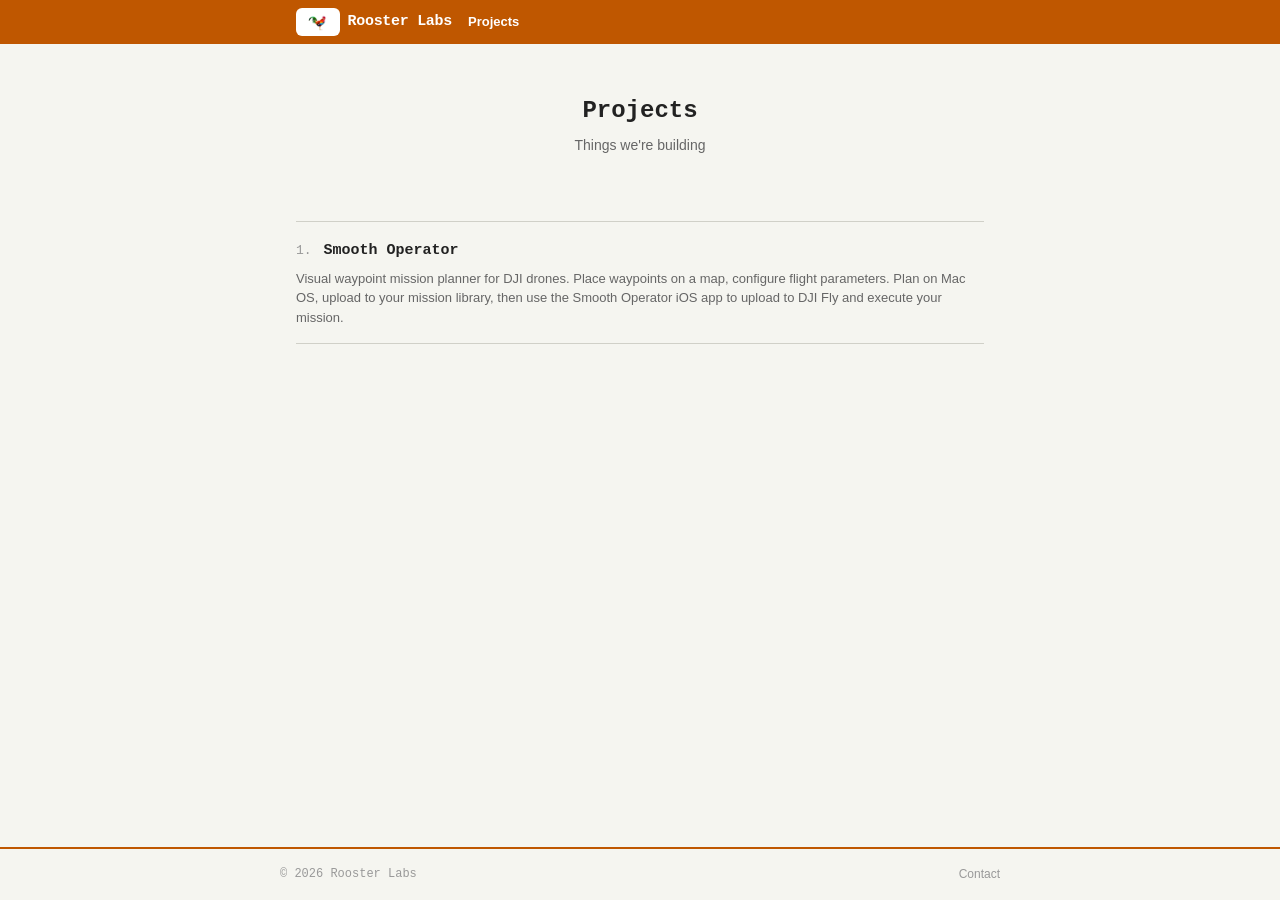
<file: index.html>
<!DOCTYPE html>
<html lang="en">
<head>
  <meta charset="UTF-8">
  <meta name="viewport" content="width=device-width, initial-scale=1.0">
  <title>Rooster Labs</title>
  <meta property="og:title" content="Rooster Labs">
  <meta property="og:description" content="Things we're building">
  <meta property="og:image" content="https://www.rooster-labs.com/rooster.png">
  <meta property="og:url" content="https://www.rooster-labs.com">
  <meta property="og:type" content="website">
  <meta name="twitter:card" content="summary_large_image">
  <link rel="icon" type="image/png" sizes="32x32" href="/favicon-32.png">
  <link rel="icon" type="image/png" sizes="16x16" href="/favicon-16.png">
  <link rel="apple-touch-icon" href="/apple-touch-icon.png">
  <link rel="stylesheet" href="/style.css">
</head>
<body>
  <div class="topbar">
    <div class="topbar-inner">
      <a href="/" class="site-name"><img src="/rooster.png" alt="" class="nav-rooster">Rooster Labs</a>
      <div class="nav-links">
        <a href="/" class="active">Projects</a>
      </div>
    </div>
  </div>

  <div class="container">
    <div class="home-hero">
      <h1>Projects</h1>
      <p>Things we're building</p>
    </div>

    <ul class="project-list">
      <li class="project-item">
        <div>
          <span class="project-num">1.</span>
          <span class="project-title"><a href="/smooth-operator">Smooth Operator</a></span>
        </div>
        <p class="project-desc">Visual waypoint mission planner for DJI drones. Place waypoints on a map, configure flight parameters. Plan on Mac OS, upload to your mission library, then use the Smooth Operator iOS app to upload to DJI Fly and execute your mission.</p>
      </li>
    </ul>
  </div>

  <footer>
    <div class="footer-inner">
      <p>&copy; 2026 Rooster Labs</p>
      <div class="footer-links">
        <a href="mailto:samalaniz25@gmail.com">Contact</a>
      </div>
    </div>
  </footer>
</body>
</html>
</file>
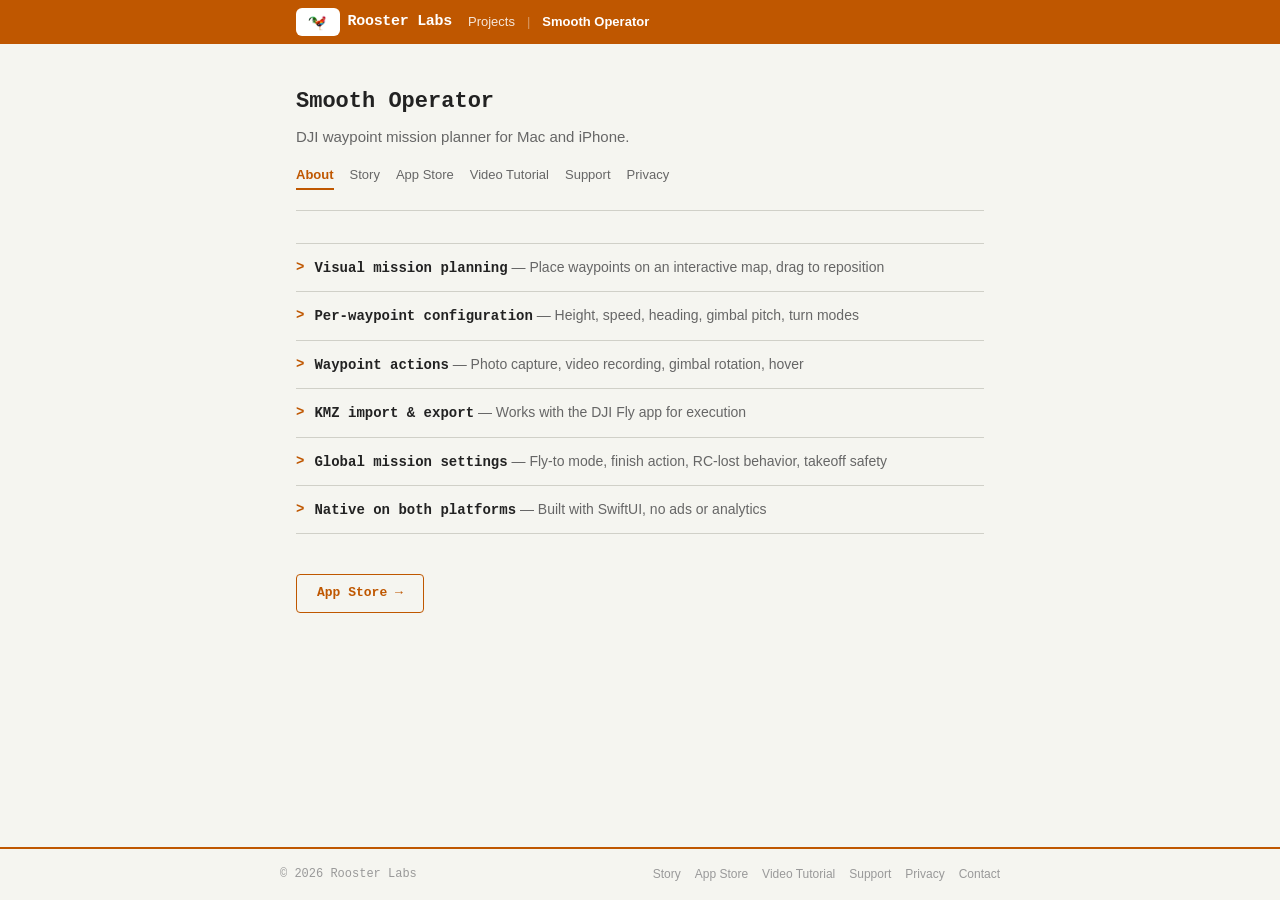
<file: smooth-operator/index.html>
<!DOCTYPE html>
<html lang="en">
<head>
  <meta charset="UTF-8">
  <meta name="viewport" content="width=device-width, initial-scale=1.0">
  <title>Smooth Operator — Rooster Labs</title>
  <meta property="og:title" content="Smooth Operator">
  <meta property="og:description" content="DJI waypoint mission planner for Mac and iPhone">
  <meta property="og:image" content="https://www.rooster-labs.com/rooster.png">
  <meta property="og:url" content="https://www.rooster-labs.com/smooth-operator">
  <meta property="og:type" content="website">
  <meta name="twitter:card" content="summary_large_image">
  <link rel="icon" type="image/png" sizes="32x32" href="/favicon-32.png">
  <link rel="icon" type="image/png" sizes="16x16" href="/favicon-16.png">
  <link rel="apple-touch-icon" href="/apple-touch-icon.png">
  <link rel="stylesheet" href="/style.css?v=20260808-app-store">
</head>
<body>
  <div class="topbar">
    <div class="topbar-inner">
      <a href="/" class="site-name"><img src="/rooster.png" alt="" class="nav-rooster">Rooster Labs</a>
      <div class="nav-links">
        <a href="/">Projects</a>
        <span class="nav-sep">|</span>
        <a href="/smooth-operator" class="active">Smooth Operator</a>
      </div>
    </div>
  </div>

  <div class="container">
    <div class="project-header">
      <h1>Smooth Operator</h1>
      <p class="tagline">DJI waypoint mission planner for Mac and iPhone.</p>
      <div class="project-subnav">
        <a href="/smooth-operator" class="active">About</a>
        <a href="/smooth-operator/story/">Story</a>
        <a href="/smooth-operator/app-store/">App Store</a>
        <a href="/smooth-operator/video-tutorial/">Video Tutorial</a>
        <a href="/smooth-operator/support.html">Support</a>
        <a href="/smooth-operator/privacy.html">Privacy</a>
      </div>
    </div>

    <ul class="features-list">
      <li>
        <span class="feature-bullet">&gt;</span>
        <div class="feature-text"><strong>Visual mission planning</strong> <span>— Place waypoints on an interactive map, drag to reposition</span></div>
      </li>
      <li>
        <span class="feature-bullet">&gt;</span>
        <div class="feature-text"><strong>Per-waypoint configuration</strong> <span>— Height, speed, heading, gimbal pitch, turn modes</span></div>
      </li>
      <li>
        <span class="feature-bullet">&gt;</span>
        <div class="feature-text"><strong>Waypoint actions</strong> <span>— Photo capture, video recording, gimbal rotation, hover</span></div>
      </li>
      <li>
        <span class="feature-bullet">&gt;</span>
        <div class="feature-text"><strong>KMZ import &amp; export</strong> <span>— Works with the DJI Fly app for execution</span></div>
      </li>
      <li>
        <span class="feature-bullet">&gt;</span>
        <div class="feature-text"><strong>Global mission settings</strong> <span>— Fly-to mode, finish action, RC-lost behavior, takeoff safety</span></div>
      </li>
      <li>
        <span class="feature-bullet">&gt;</span>
        <div class="feature-text"><strong>Native on both platforms</strong> <span>— Built with SwiftUI, no ads or analytics</span></div>
      </li>
    </ul>

    <div class="download-section">
      <a href="https://apps.apple.com/us/app/drone-smooth-operator/id6760623759" class="download-link">App Store &rarr;</a>
    </div>
  </div>

  <footer>
    <div class="footer-inner">
      <p>&copy; 2026 Rooster Labs</p>
      <div class="footer-links">
        <a href="/smooth-operator/story/">Story</a>
        <a href="/smooth-operator/app-store/">App Store</a>
        <a href="/smooth-operator/video-tutorial/">Video Tutorial</a>
        <a href="/smooth-operator/support.html">Support</a>
        <a href="/smooth-operator/privacy.html">Privacy</a>
        <a href="mailto:samalaniz25@gmail.com">Contact</a>
      </div>
    </div>
  </footer>
</body>
</html>
</file>
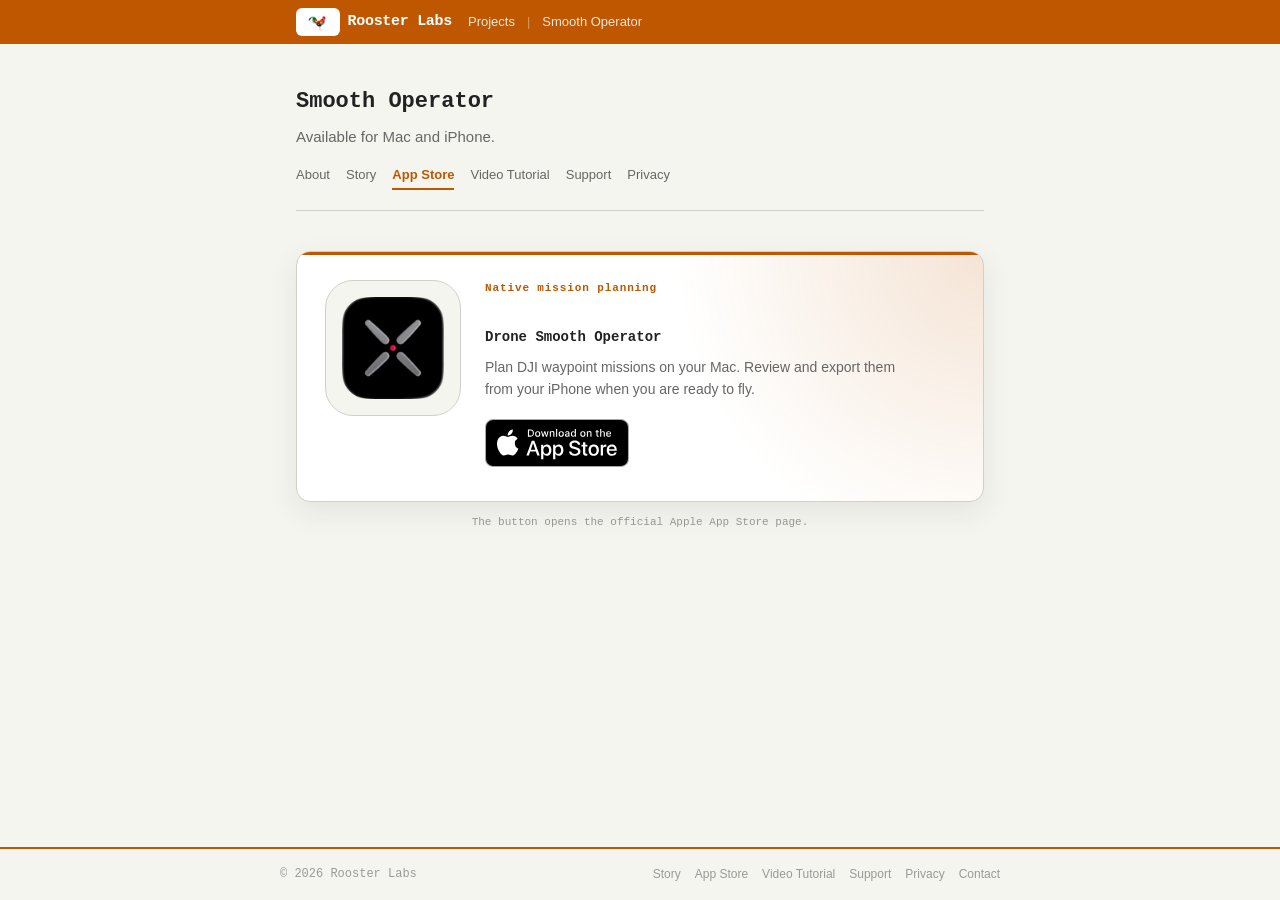
<file: smooth-operator/app-store/index.html>
<!DOCTYPE html>
<html lang="en">
<head>
  <meta charset="UTF-8">
  <meta name="viewport" content="width=device-width, initial-scale=1.0">
  <title>App Store — Smooth Operator — Rooster Labs</title>
  <meta property="og:title" content="Smooth Operator on the App Store">
  <meta property="og:description" content="Download Drone Smooth Operator for Mac and iPhone">
  <meta property="og:image" content="https://www.rooster-labs.com/rooster.png">
  <meta property="og:url" content="https://www.rooster-labs.com/smooth-operator/app-store">
  <meta property="og:type" content="website">
  <meta name="twitter:card" content="summary_large_image">
  <script type="application/ld+json">
  {
    "@context": "https://schema.org",
    "@type": "SoftwareApplication",
    "name": "Drone Smooth Operator",
    "applicationCategory": "UtilitiesApplication",
    "operatingSystem": "macOS, iOS",
    "downloadUrl": "https://apps.apple.com/us/app/drone-smooth-operator/id6760623759"
  }
  </script>
  <link rel="icon" type="image/png" sizes="32x32" href="../../favicon-32.png">
  <link rel="icon" type="image/png" sizes="16x16" href="../../favicon-16.png">
  <link rel="apple-touch-icon" href="../../apple-touch-icon.png">
  <link rel="stylesheet" href="../../style.css?v=20260808-app-store">
</head>
<body>
  <div class="topbar">
    <div class="topbar-inner">
      <a href="../../" class="site-name"><img src="../../rooster.png" alt="" class="nav-rooster">Rooster Labs</a>
      <div class="nav-links">
        <a href="../../">Projects</a>
        <span class="nav-sep">|</span>
        <a href="../">Smooth Operator</a>
      </div>
    </div>
  </div>

  <div class="container">
    <div class="project-header">
      <h1>Smooth Operator</h1>
      <p class="tagline">Available for Mac and iPhone.</p>
      <div class="project-subnav">
        <a href="../">About</a>
        <a href="../story/">Story</a>
        <a href="./" class="active">App Store</a>
        <a href="../video-tutorial/">Video Tutorial</a>
        <a href="../support.html">Support</a>
        <a href="../privacy.html">Privacy</a>
      </div>
    </div>

    <main class="content app-store-page">
      <section class="app-store-card">
        <div class="app-store-art" aria-hidden="true">
          <img src="smooth-operator-app-icon.png" alt="">
        </div>
        <div class="app-store-details">
          <p class="app-store-eyebrow">Native mission planning</p>
          <h2>Drone Smooth Operator</h2>
          <p class="app-store-copy">Plan DJI waypoint missions on your Mac. Review and export them from your iPhone when you are ready to fly.</p>
          <a class="app-store-badge-link" href="https://apps.apple.com/us/app/drone-smooth-operator/id6760623759" target="_blank" rel="noopener">
            <img class="app-store-badge" src="download-on-the-app-store.svg" alt="Download on the App Store">
          </a>
        </div>
      </section>
      <p class="app-store-note">The button opens the official Apple App Store page.</p>
    </main>
  </div>

  <footer>
    <div class="footer-inner">
      <p>&copy; 2026 Rooster Labs</p>
      <div class="footer-links">
        <a href="../story/">Story</a>
        <a href="./">App Store</a>
        <a href="../video-tutorial/">Video Tutorial</a>
        <a href="../support.html">Support</a>
        <a href="../privacy.html">Privacy</a>
        <a href="mailto:samalaniz25@gmail.com">Contact</a>
      </div>
    </div>
  </footer>
</body>
</html>
</file>
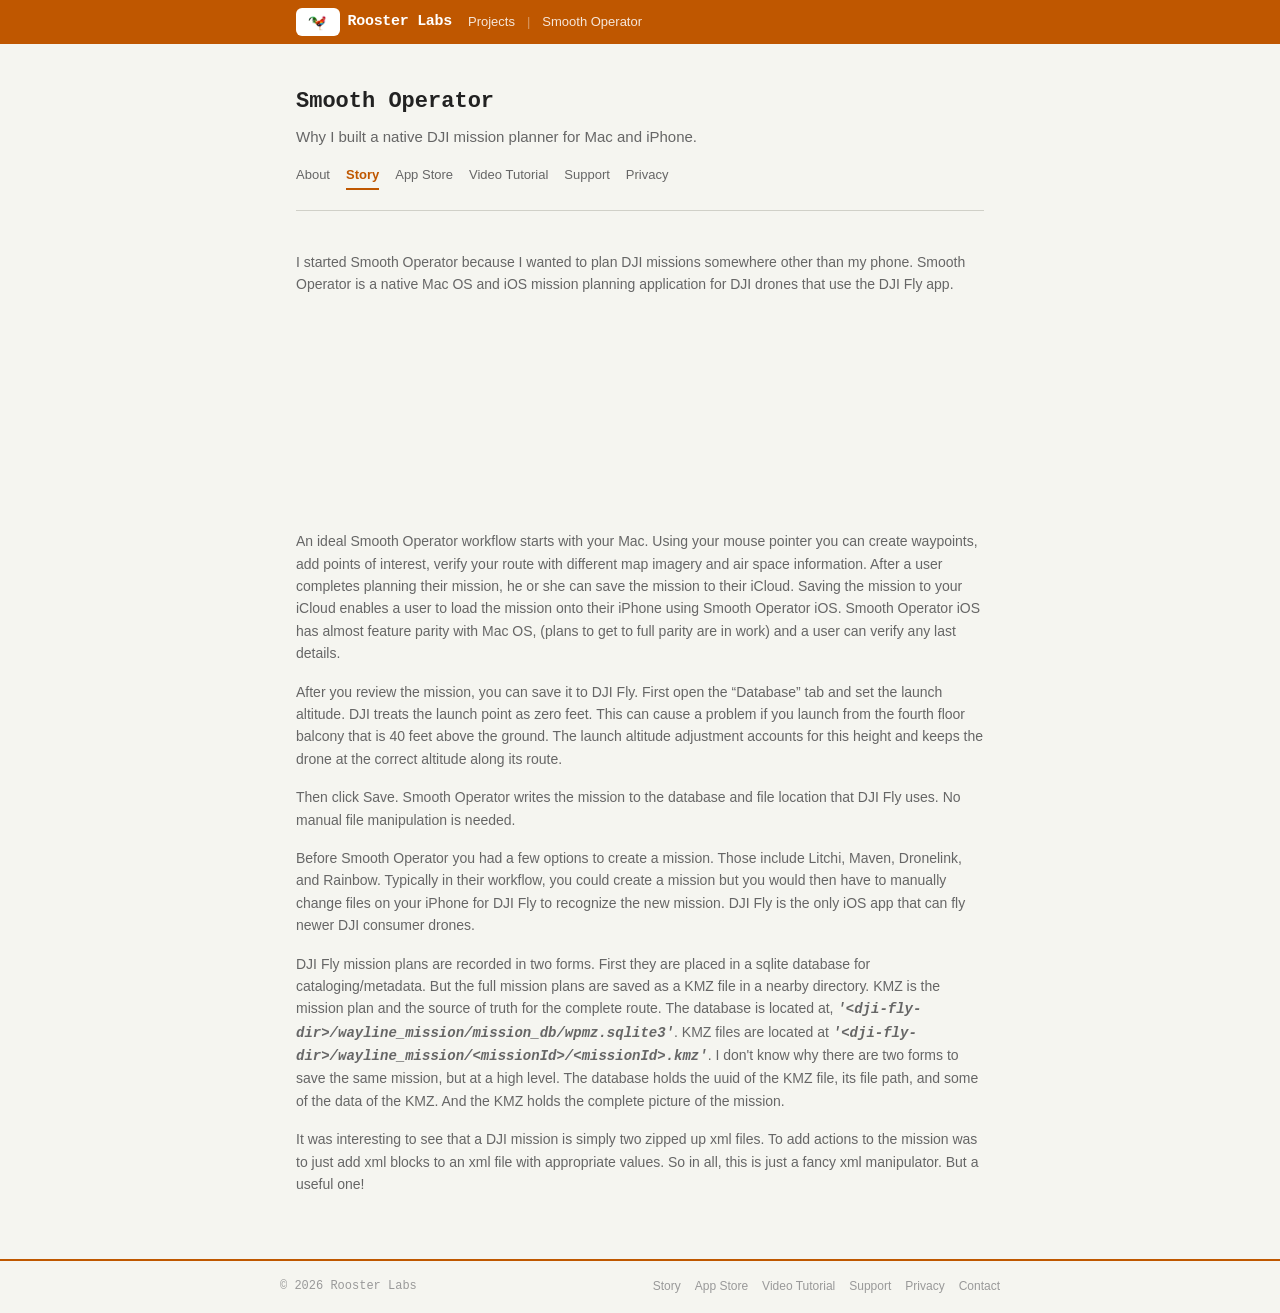
<file: smooth-operator/story/index.html>
<!DOCTYPE html>
<html lang="en">
<head>
  <meta charset="UTF-8">
  <meta name="viewport" content="width=device-width, initial-scale=1.0">
  <title>The Story — Smooth Operator — Rooster Labs</title>
  <meta property="og:title" content="The Story — Smooth Operator">
  <meta property="og:description" content="Why I built a native DJI mission planner for Mac and iPhone">
  <meta property="og:image" content="https://www.rooster-labs.com/rooster.png">
  <meta property="og:url" content="https://www.rooster-labs.com/smooth-operator/story">
  <meta property="og:type" content="article">
  <meta name="twitter:card" content="summary_large_image">
  <link rel="icon" type="image/png" sizes="32x32" href="../../favicon-32.png">
  <link rel="icon" type="image/png" sizes="16x16" href="../../favicon-16.png">
  <link rel="apple-touch-icon" href="../../apple-touch-icon.png">
  <link rel="stylesheet" href="../../style.css?v=20260808-app-store">
</head>
<body>
  <div class="topbar">
    <div class="topbar-inner">
      <a href="../../" class="site-name"><img src="../../rooster.png" alt="" class="nav-rooster">Rooster Labs</a>
      <div class="nav-links">
        <a href="../../">Projects</a>
        <span class="nav-sep">|</span>
        <a href="../">Smooth Operator</a>
      </div>
    </div>
  </div>

  <div class="container">
    <div class="project-header">
      <h1>Smooth Operator</h1>
      <p class="tagline">Why I built a native DJI mission planner for Mac and iPhone.</p>
      <div class="project-subnav">
        <a href="../">About</a>
        <a href="./" class="active">Story</a>
        <a href="../app-store/">App Store</a>
        <a href="../video-tutorial/">Video Tutorial</a>
        <a href="../support.html">Support</a>
        <a href="../privacy.html">Privacy</a>
      </div>
    </div>

    <article class="content story-content">
      <p>I started Smooth Operator because I wanted to plan DJI missions somewhere other than my phone. Smooth Operator is a native Mac OS and iOS mission planning application for DJI drones that use the DJI Fly app.</p>

      <div class="video-embed story-video">
        <iframe
          src="https://www.youtube-nocookie.com/embed/CewIHj3quNc"
          title="Smooth Operator story video"
          loading="lazy"
          allow="accelerometer; autoplay; clipboard-write; encrypted-media; gyroscope; picture-in-picture; web-share"
          allowfullscreen>
        </iframe>
      </div>

      <p>An ideal Smooth Operator workflow starts with your Mac. Using your mouse pointer you can create waypoints, add points of interest, verify your route with different map imagery and air space information. After a user completes planning their mission, he or she can save the mission to their iCloud. Saving the mission to your iCloud enables a user to load the mission onto their iPhone using Smooth Operator iOS. Smooth Operator iOS has almost feature parity with Mac OS, (plans to get to full parity are in work) and a user can verify any last details.</p>

      <p>After you review the mission, you can save it to DJI Fly. First open the “Database” tab and set the launch altitude. DJI treats the launch point as zero feet. This can cause a problem if you launch from the fourth floor balcony that is 40 feet above the ground. The launch altitude adjustment accounts for this height and keeps the drone at the correct altitude along its route.</p>

      <p>Then click Save. Smooth Operator writes the mission to the database and file location that DJI Fly uses. No manual file manipulation is needed.</p>

      <p>Before Smooth Operator you had a few options to create a mission. Those include Litchi, Maven, Dronelink, and Rainbow. Typically in their workflow, you could create a mission but you would then have to manually change files on your iPhone for DJI Fly to recognize the new mission. DJI Fly is the only iOS app that can fly newer DJI consumer drones.</p>

      <p>DJI Fly mission plans are recorded in two forms. First they are placed in a sqlite database for cataloging/metadata. But the full mission plans are saved as a KMZ file in a nearby directory. KMZ is the mission plan and the source of truth for the complete route. The database is located at, <strong><em>'&lt;dji-fly-dir&gt;/wayline_mission/mission_db/wpmz.sqlite3'</em></strong>. KMZ files are located at <strong><em>'&lt;dji-fly-dir&gt;/wayline_mission/&lt;missionId&gt;/&lt;missionId&gt;.kmz'</em></strong>. I don't know why there are two forms to save the same mission, but at a high level. The database holds the uuid of the KMZ file, its file path, and some of the data of the KMZ. And the KMZ holds the complete picture of the mission.</p>

      <p>It was interesting to see that a DJI mission is simply two zipped up xml files. To add actions to the mission was to just add xml blocks to an xml file with appropriate values. So in all, this is just a fancy xml manipulator. But a useful one!</p>

    </article>
  </div>

  <footer>
    <div class="footer-inner">
      <p>&copy; 2026 Rooster Labs</p>
      <div class="footer-links">
        <a href="./">Story</a>
        <a href="../app-store/">App Store</a>
        <a href="../video-tutorial/">Video Tutorial</a>
        <a href="../support.html">Support</a>
        <a href="../privacy.html">Privacy</a>
        <a href="mailto:samalaniz25@gmail.com">Contact</a>
      </div>
    </div>
  </footer>
</body>
</html>
</file>
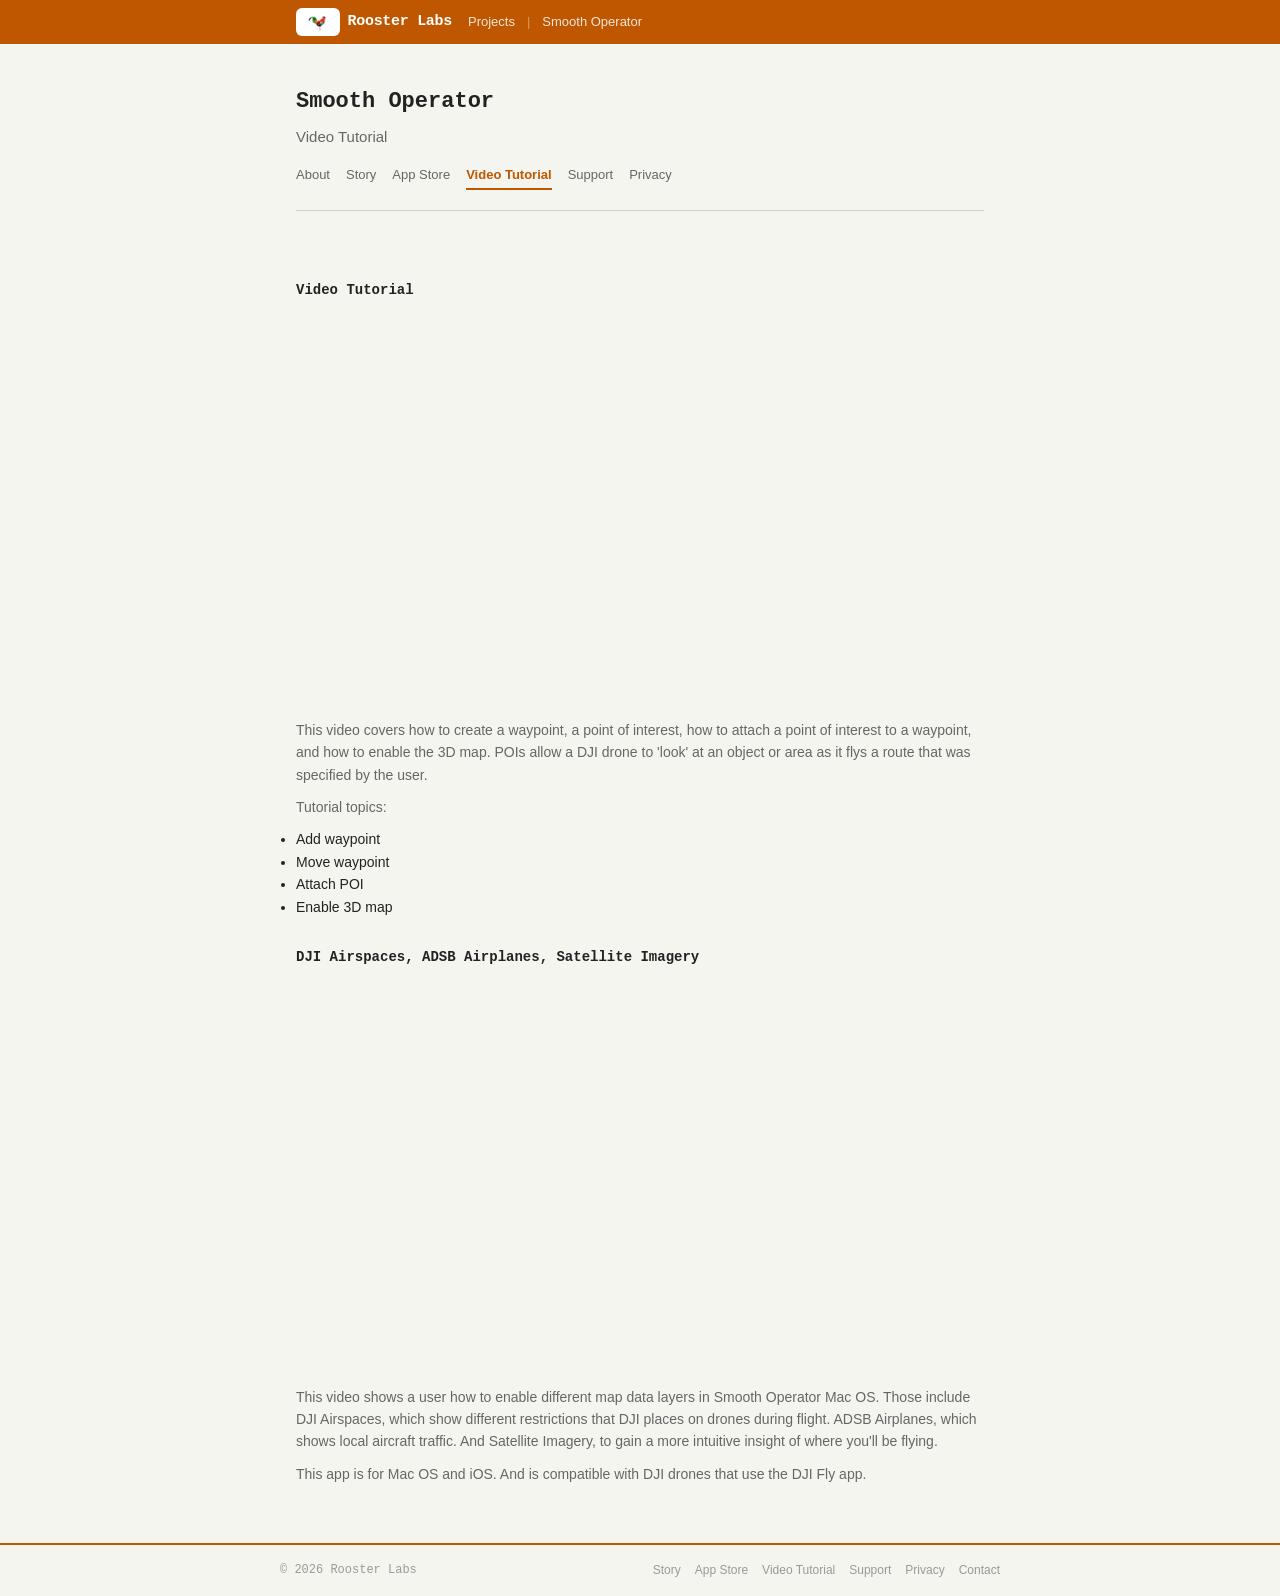
<file: smooth-operator/video-tutorial/index.html>
<!DOCTYPE html>
<html lang="en">
<head>
  <meta charset="UTF-8">
  <meta name="viewport" content="width=device-width, initial-scale=1.0">
  <title>Video Tutorial — Smooth Operator — Rooster Labs</title>
  <meta property="og:title" content="Video Tutorial — Smooth Operator">
  <meta property="og:description" content="Learn how to create and manage DJI missions in Smooth Operator">
  <meta property="og:image" content="https://www.rooster-labs.com/rooster.png">
  <meta property="og:url" content="https://www.rooster-labs.com/smooth-operator/video-tutorial">
  <meta property="og:type" content="video.other">
  <meta name="twitter:card" content="summary_large_image">
  <script type="application/ld+json">
  {
    "@context": "https://schema.org",
    "@type": "VideoObject",
    "name": "Smooth Operator: How to create Waypoints and Points of Interest",
    "description": "A video tutorial that shows how to add and move a waypoint, attach a point of interest, and enable the 3D map.",
    "thumbnailUrl": "https://i.ytimg.com/vi/yvUyqvM2qL4/hqdefault.jpg",
    "uploadDate": "2026-08-03T18:29:15-07:00",
    "duration": "PT24S",
    "embedUrl": "https://www.youtube-nocookie.com/embed/yvUyqvM2qL4",
    "publisher": {
      "@type": "Organization",
      "name": "Rooster Labs"
    }
  }
  </script>
  <script type="application/ld+json">
  {
    "@context": "https://schema.org",
    "@type": "VideoObject",
    "name": "Smooth Operator: DJI Airspaces, ADSB Airplanes, Satellite Imagery",
    "description": "This video shows a user how to enable different map data layers in Smooth Operator Mac OS. Those include DJI Airspaces, which show different restrictions that DJI places on drones during flight. ADSB Airplanes, which shows local aircraft traffic. And Satellite Imagery, to gain a more intuitive insight of where you'll be flying.",
    "thumbnailUrl": "https://i.ytimg.com/vi/2Y6pRLmfj2Y/hqdefault.jpg",
    "uploadDate": "2026-08-04T19:30:19-07:00",
    "duration": "PT32S",
    "embedUrl": "https://www.youtube-nocookie.com/embed/2Y6pRLmfj2Y",
    "publisher": {
      "@type": "Organization",
      "name": "Rooster Labs"
    }
  }
  </script>
  <link rel="icon" type="image/png" sizes="32x32" href="../../favicon-32.png">
  <link rel="icon" type="image/png" sizes="16x16" href="../../favicon-16.png">
  <link rel="apple-touch-icon" href="../../apple-touch-icon.png">
  <link rel="stylesheet" href="../../style.css?v=20260808-app-store">
</head>
<body>
  <div class="topbar">
    <div class="topbar-inner">
      <a href="../../" class="site-name"><img src="../../rooster.png" alt="" class="nav-rooster">Rooster Labs</a>
      <div class="nav-links">
        <a href="../../">Projects</a>
        <span class="nav-sep">|</span>
        <a href="../">Smooth Operator</a>
      </div>
    </div>
  </div>

  <div class="container">
    <div class="project-header">
      <h1>Smooth Operator</h1>
      <p class="tagline">Video Tutorial</p>
      <div class="project-subnav">
        <a href="../">About</a>
        <a href="../story/">Story</a>
        <a href="../app-store/">App Store</a>
        <a href="./" class="active">Video Tutorial</a>
        <a href="../support.html">Support</a>
        <a href="../privacy.html">Privacy</a>
      </div>
    </div>

    <article class="content">
      <h2>Video Tutorial</h2>
      <div class="video-embed">
        <iframe
          src="https://www.youtube-nocookie.com/embed/yvUyqvM2qL4"
          title="Smooth Operator video tutorial"
          allow="accelerometer; autoplay; clipboard-write; encrypted-media; gyroscope; picture-in-picture; web-share"
          allowfullscreen>
        </iframe>
      </div>
      <p>This video covers how to create a waypoint, a point of interest, how to attach a point of interest to a waypoint, and how to enable the 3D map. POIs allow a DJI drone to 'look' at an object or area as it flys a route that was specified by the user.</p>
      <p>Tutorial topics:</p>
      <ul>
        <li>Add waypoint</li>
        <li>Move waypoint</li>
        <li>Attach POI</li>
        <li>Enable 3D map</li>
      </ul>
      <h2>DJI Airspaces, ADSB Airplanes, Satellite Imagery</h2>
      <div class="video-embed">
        <iframe
          src="https://www.youtube-nocookie.com/embed/2Y6pRLmfj2Y"
          title="Smooth Operator: DJI Airspaces, ADSB Airplanes, Satellite Imagery"
          allow="accelerometer; autoplay; clipboard-write; encrypted-media; gyroscope; picture-in-picture; web-share"
          allowfullscreen>
        </iframe>
      </div>
      <p>This video shows a user how to enable different map data layers in Smooth Operator Mac OS. Those include DJI Airspaces, which show different restrictions that DJI places on drones during flight. ADSB Airplanes, which shows local aircraft traffic. And Satellite Imagery, to gain a more intuitive insight of where you'll be flying.</p>
      <p>This app is for Mac OS and iOS. And is compatible with DJI drones that use the DJI Fly app.</p>
    </article>
  </div>

  <footer>
    <div class="footer-inner">
      <p>&copy; 2026 Rooster Labs</p>
      <div class="footer-links">
        <a href="../story/">Story</a>
        <a href="../app-store/">App Store</a>
        <a href="./">Video Tutorial</a>
        <a href="../support.html">Support</a>
        <a href="../privacy.html">Privacy</a>
        <a href="mailto:samalaniz25@gmail.com">Contact</a>
      </div>
    </div>
  </footer>
</body>
</html>
</file>
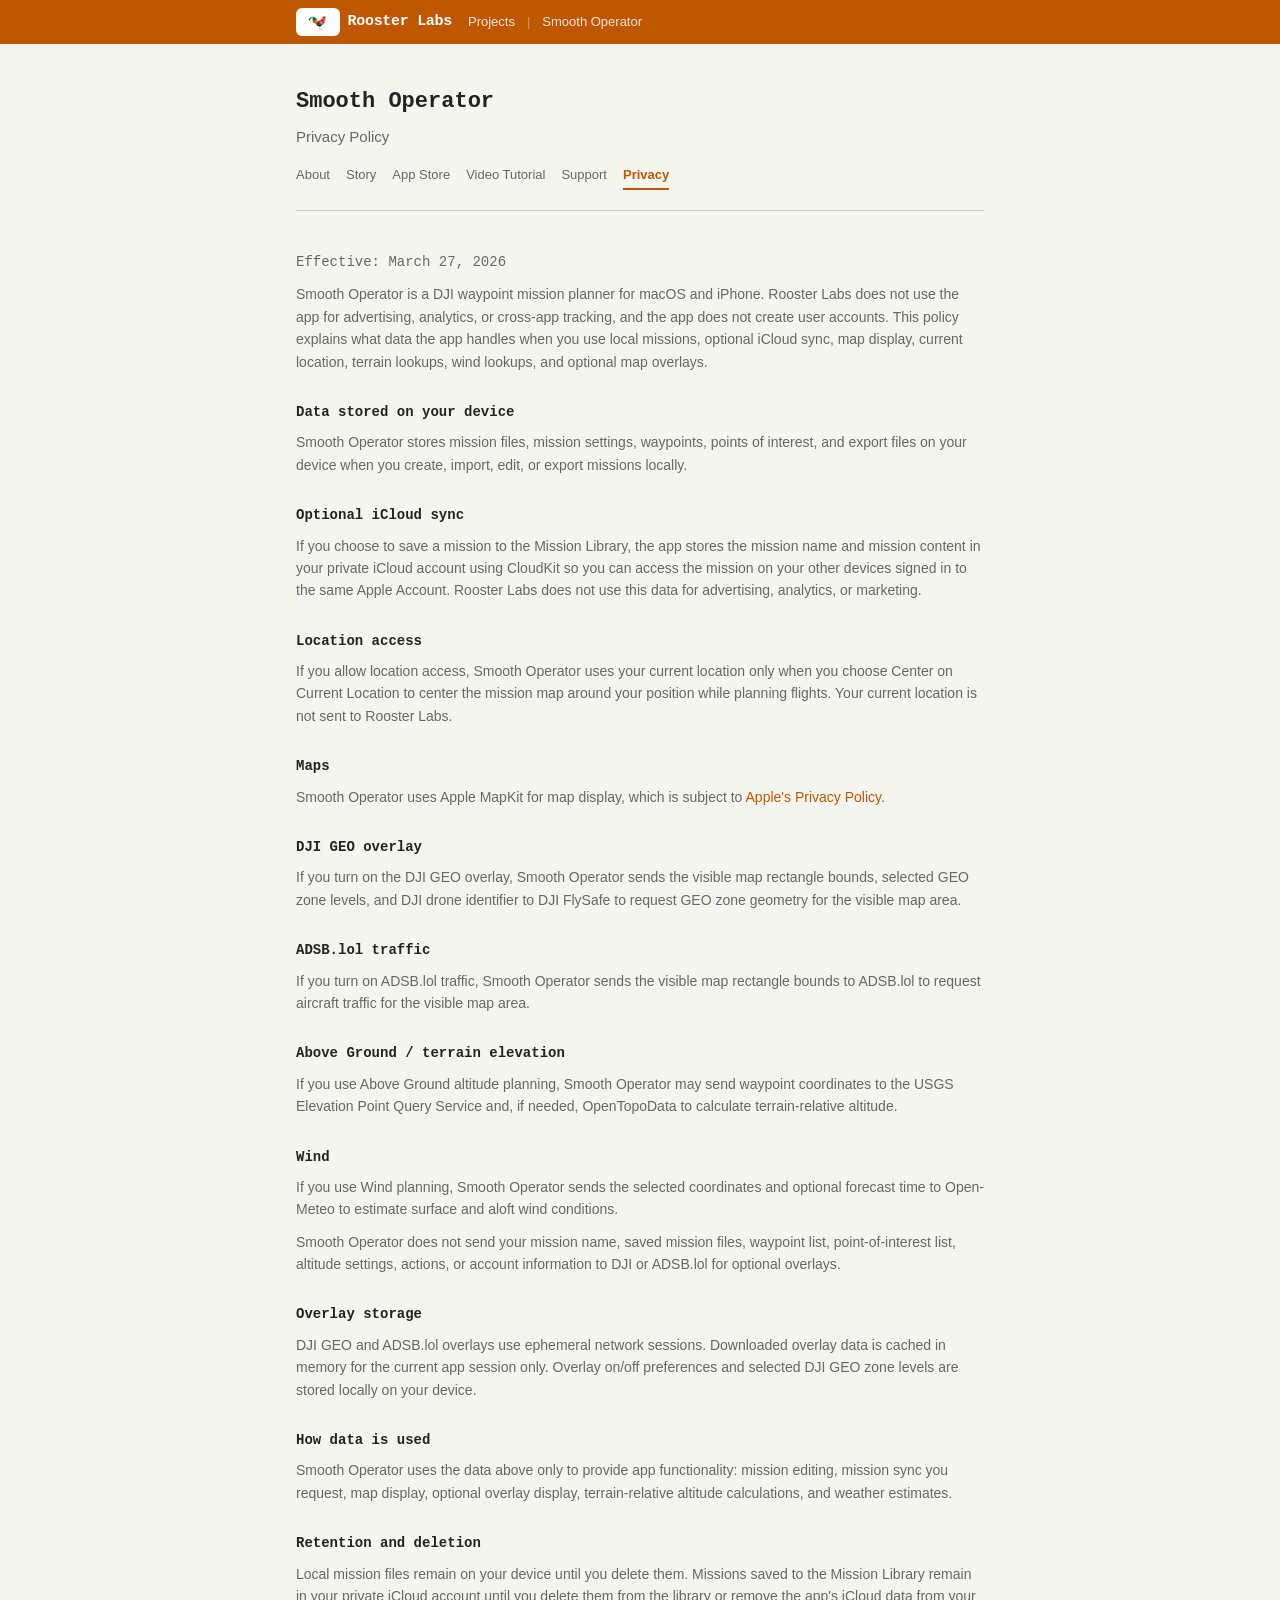
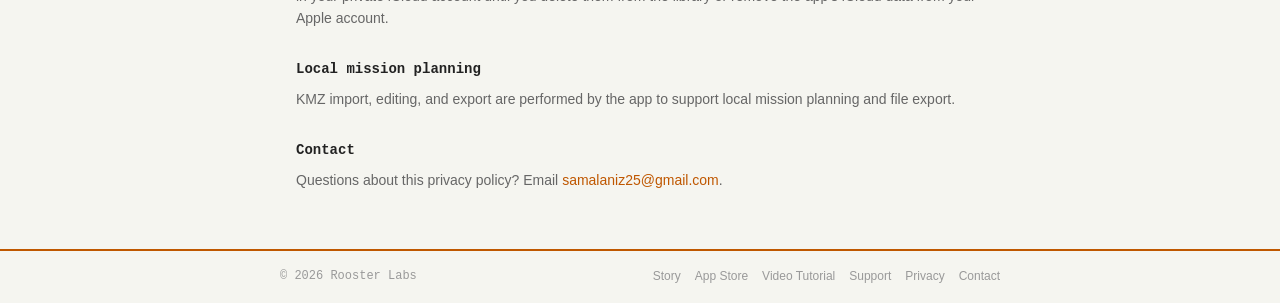
<file: smooth-operator/privacy.html>
<!DOCTYPE html>
<html lang="en">
<head>
  <meta charset="UTF-8">
  <meta name="viewport" content="width=device-width, initial-scale=1.0">
  <title>Privacy Policy — Smooth Operator — Rooster Labs</title>
  <meta property="og:title" content="Privacy Policy — Smooth Operator">
  <meta property="og:description" content="Smooth Operator privacy policy">
  <meta property="og:image" content="https://www.rooster-labs.com/rooster.png">
  <meta property="og:url" content="https://www.rooster-labs.com/smooth-operator/privacy">
  <meta property="og:type" content="website">
  <meta name="twitter:card" content="summary_large_image">
  <link rel="icon" type="image/png" sizes="32x32" href="/favicon-32.png">
  <link rel="icon" type="image/png" sizes="16x16" href="/favicon-16.png">
  <link rel="apple-touch-icon" href="/apple-touch-icon.png">
  <link rel="stylesheet" href="/style.css?v=20260808-app-store">
</head>
<body>
  <div class="topbar">
    <div class="topbar-inner">
      <a href="/" class="site-name"><img src="/rooster.png" alt="" class="nav-rooster">Rooster Labs</a>
      <div class="nav-links">
        <a href="/">Projects</a>
        <span class="nav-sep">|</span>
        <a href="/smooth-operator">Smooth Operator</a>
      </div>
    </div>
  </div>

  <div class="container">
    <div class="project-header">
      <h1>Smooth Operator</h1>
      <p class="tagline">Privacy Policy</p>
      <div class="project-subnav">
        <a href="/smooth-operator">About</a>
        <a href="/smooth-operator/story/">Story</a>
        <a href="/smooth-operator/app-store/">App Store</a>
        <a href="/smooth-operator/video-tutorial/">Video Tutorial</a>
        <a href="/smooth-operator/support.html">Support</a>
        <a href="/smooth-operator/privacy.html" class="active">Privacy</a>
      </div>
    </div>

    <article class="content">
      <p class="effective-date">Effective: March 27, 2026</p>

      <p>Smooth Operator is a DJI waypoint mission planner for macOS and iPhone. Rooster Labs does not use the app for advertising, analytics, or cross-app tracking, and the app does not create user accounts. This policy explains what data the app handles when you use local missions, optional iCloud sync, map display, current location, terrain lookups, wind lookups, and optional map overlays.</p>

      <h2>Data stored on your device</h2>
      <p>Smooth Operator stores mission files, mission settings, waypoints, points of interest, and export files on your device when you create, import, edit, or export missions locally.</p>

      <h2>Optional iCloud sync</h2>
      <p>If you choose to save a mission to the Mission Library, the app stores the mission name and mission content in your private iCloud account using CloudKit so you can access the mission on your other devices signed in to the same Apple Account. Rooster Labs does not use this data for advertising, analytics, or marketing.</p>

      <h2>Location access</h2>
      <p>If you allow location access, Smooth Operator uses your current location only when you choose Center on Current Location to center the mission map around your position while planning flights. Your current location is not sent to Rooster Labs.</p>

      <h2>Maps</h2>
      <p>Smooth Operator uses Apple MapKit for map display, which is subject to <a href="https://www.apple.com/legal/privacy/" target="_blank" rel="noopener">Apple's Privacy Policy</a>.</p>

      <h2>DJI GEO overlay</h2>
      <p>If you turn on the DJI GEO overlay, Smooth Operator sends the visible map rectangle bounds, selected GEO zone levels, and DJI drone identifier to DJI FlySafe to request GEO zone geometry for the visible map area.</p>

      <h2>ADSB.lol traffic</h2>
      <p>If you turn on ADSB.lol traffic, Smooth Operator sends the visible map rectangle bounds to ADSB.lol to request aircraft traffic for the visible map area.</p>

      <h2>Above Ground / terrain elevation</h2>
      <p>If you use Above Ground altitude planning, Smooth Operator may send waypoint coordinates to the USGS Elevation Point Query Service and, if needed, OpenTopoData to calculate terrain-relative altitude.</p>

      <h2>Wind</h2>
      <p>If you use Wind planning, Smooth Operator sends the selected coordinates and optional forecast time to Open-Meteo to estimate surface and aloft wind conditions.</p>

      <p>Smooth Operator does not send your mission name, saved mission files, waypoint list, point-of-interest list, altitude settings, actions, or account information to DJI or ADSB.lol for optional overlays.</p>

      <h2>Overlay storage</h2>
      <p>DJI GEO and ADSB.lol overlays use ephemeral network sessions. Downloaded overlay data is cached in memory for the current app session only. Overlay on/off preferences and selected DJI GEO zone levels are stored locally on your device.</p>

      <h2>How data is used</h2>
      <p>Smooth Operator uses the data above only to provide app functionality: mission editing, mission sync you request, map display, optional overlay display, terrain-relative altitude calculations, and weather estimates.</p>

      <h2>Retention and deletion</h2>
      <p>Local mission files remain on your device until you delete them. Missions saved to the Mission Library remain in your private iCloud account until you delete them from the library or remove the app's iCloud data from your Apple account.</p>

      <h2>Local mission planning</h2>
      <p>KMZ import, editing, and export are performed by the app to support local mission planning and file export.</p>

      <h2>Contact</h2>
      <p>Questions about this privacy policy? Email <a href="mailto:samalaniz25@gmail.com">samalaniz25@gmail.com</a>.</p>
    </article>
  </div>

  <footer>
    <div class="footer-inner">
      <p>&copy; 2026 Rooster Labs</p>
      <div class="footer-links">
        <a href="/smooth-operator/story/">Story</a>
        <a href="/smooth-operator/app-store/">App Store</a>
        <a href="/smooth-operator/video-tutorial/">Video Tutorial</a>
        <a href="/smooth-operator/support.html">Support</a>
        <a href="/smooth-operator/privacy.html">Privacy</a>
        <a href="mailto:samalaniz25@gmail.com">Contact</a>
      </div>
    </div>
  </footer>
</body>
</html>
</file>
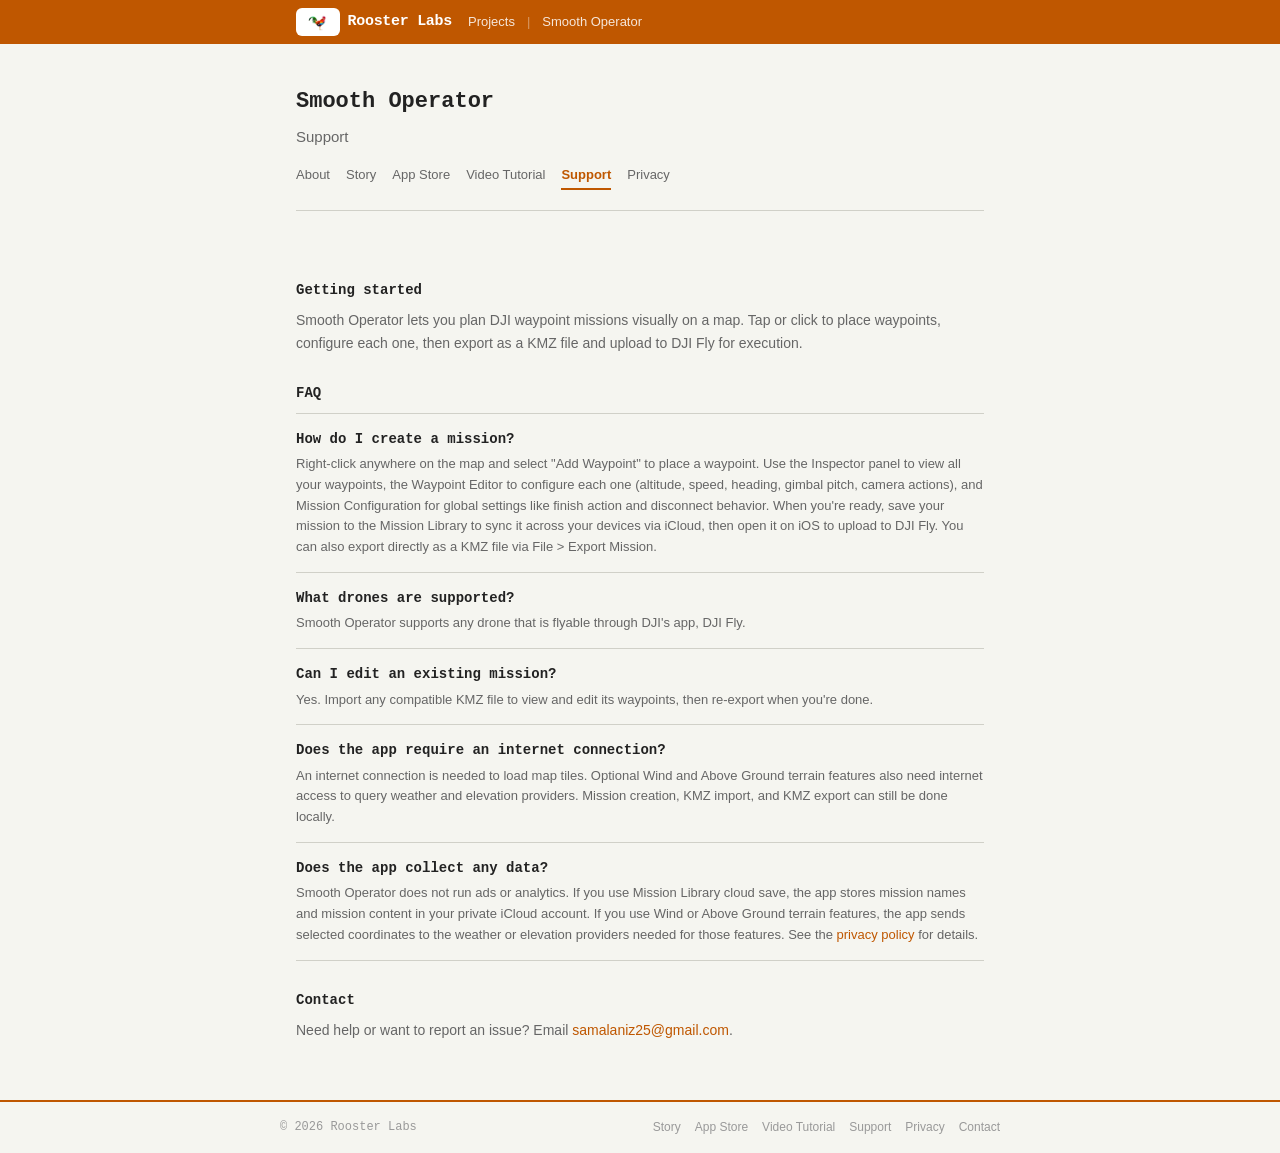
<file: smooth-operator/support.html>
<!DOCTYPE html>
<html lang="en">
<head>
  <meta charset="UTF-8">
  <meta name="viewport" content="width=device-width, initial-scale=1.0">
  <title>Support — Smooth Operator — Rooster Labs</title>
  <meta property="og:title" content="Support — Smooth Operator">
  <meta property="og:description" content="Get help with Smooth Operator">
  <meta property="og:image" content="https://www.rooster-labs.com/rooster.png">
  <meta property="og:url" content="https://www.rooster-labs.com/smooth-operator/support">
  <meta property="og:type" content="website">
  <meta name="twitter:card" content="summary_large_image">
  <link rel="icon" type="image/png" sizes="32x32" href="/favicon-32.png">
  <link rel="icon" type="image/png" sizes="16x16" href="/favicon-16.png">
  <link rel="apple-touch-icon" href="/apple-touch-icon.png">
  <link rel="stylesheet" href="/style.css?v=20260808-app-store">
</head>
<body>
  <div class="topbar">
    <div class="topbar-inner">
      <a href="/" class="site-name"><img src="/rooster.png" alt="" class="nav-rooster">Rooster Labs</a>
      <div class="nav-links">
        <a href="/">Projects</a>
        <span class="nav-sep">|</span>
        <a href="/smooth-operator">Smooth Operator</a>
      </div>
    </div>
  </div>

  <div class="container">
    <div class="project-header">
      <h1>Smooth Operator</h1>
      <p class="tagline">Support</p>
      <div class="project-subnav">
        <a href="/smooth-operator">About</a>
        <a href="/smooth-operator/story/">Story</a>
        <a href="/smooth-operator/app-store/">App Store</a>
        <a href="/smooth-operator/video-tutorial/">Video Tutorial</a>
        <a href="/smooth-operator/support.html" class="active">Support</a>
        <a href="/smooth-operator/privacy.html">Privacy</a>
      </div>
    </div>

    <div class="content">
      <h2>Getting started</h2>
      <p>Smooth Operator lets you plan DJI waypoint missions visually on a map. Tap or click to place waypoints, configure each one, then export as a KMZ file and upload to DJI Fly for execution.</p>

      <h2>FAQ</h2>

      <div class="faq">
        <h3>How do I create a mission?</h3>
        <p>Right-click anywhere on the map and select "Add Waypoint" to place a waypoint. Use the Inspector panel to view all your waypoints, the Waypoint Editor to configure each one (altitude, speed, heading, gimbal pitch, camera actions), and Mission Configuration for global settings like finish action and disconnect behavior. When you're ready, save your mission to the Mission Library to sync it across your devices via iCloud, then open it on iOS to upload to DJI Fly. You can also export directly as a KMZ file via File &gt; Export Mission.</p>
      </div>

      <div class="faq">
        <h3>What drones are supported?</h3>
        <p>Smooth Operator supports any drone that is flyable through DJI's app, DJI Fly.</p>
      </div>

      <div class="faq">
        <h3>Can I edit an existing mission?</h3>
        <p>Yes. Import any compatible KMZ file to view and edit its waypoints, then re-export when you're done.</p>
      </div>

      <div class="faq">
        <h3>Does the app require an internet connection?</h3>
        <p>An internet connection is needed to load map tiles. Optional Wind and Above Ground terrain features also need internet access to query weather and elevation providers. Mission creation, KMZ import, and KMZ export can still be done locally.</p>
      </div>

      <div class="faq">
        <h3>Does the app collect any data?</h3>
        <p>Smooth Operator does not run ads or analytics. If you use Mission Library cloud save, the app stores mission names and mission content in your private iCloud account. If you use Wind or Above Ground terrain features, the app sends selected coordinates to the weather or elevation providers needed for those features. See the <a href="/smooth-operator/privacy.html">privacy policy</a> for details.</p>
      </div>

      <h2>Contact</h2>
      <p>Need help or want to report an issue? Email <a href="mailto:samalaniz25@gmail.com">samalaniz25@gmail.com</a>.</p>
    </div>
  </div>

  <footer>
    <div class="footer-inner">
      <p>&copy; 2026 Rooster Labs</p>
      <div class="footer-links">
        <a href="/smooth-operator/story/">Story</a>
        <a href="/smooth-operator/app-store/">App Store</a>
        <a href="/smooth-operator/video-tutorial/">Video Tutorial</a>
        <a href="/smooth-operator/support.html">Support</a>
        <a href="/smooth-operator/privacy.html">Privacy</a>
        <a href="mailto:samalaniz25@gmail.com">Contact</a>
      </div>
    </div>
  </footer>
</body>
</html>
</file>
<file: style.css>
* {
  margin: 0;
  padding: 0;
  box-sizing: border-box;
}

:root {
  --bg: #f5f5f0;
  --surface: #fff;
  --text: #222;
  --text-muted: #666;
  --text-faint: #999;
  --accent: #BF5700;
  --accent-hover: #a54b00;
  --border: #d0d0c8;
  --mono: "SF Mono", "Fira Code", "Fira Mono", "Roboto Mono", "Courier New", monospace;
  --sans: -apple-system, BlinkMacSystemFont, "Segoe UI", Roboto, Helvetica, Arial, sans-serif;
  --max-w: 720px;
}

body {
  font-family: var(--sans);
  font-size: 14px;
  color: var(--text);
  background: var(--bg);
  line-height: 1.6;
  min-height: 100vh;
  display: flex;
  flex-direction: column;
}

a {
  color: var(--text);
  text-decoration: none;
}

strong, b, h1, h2, h3, h4, h5, h6 {
  font-family: var(--mono);
}

/* ---- Top bar ---- */
.topbar {
  background: var(--accent);
  padding: 2px 0;
}

.topbar-inner {
  max-width: var(--max-w);
  margin: 0 auto;
  padding: 6px 16px;
  display: flex;
  align-items: center;
  gap: 16px;
}

.topbar .site-name {
  font-family: var(--mono);
  font-weight: 700;
  font-size: 15px;
  color: #fff;
  letter-spacing: -0.02em;
  display: flex;
  align-items: center;
  gap: 8px;
}

.nav-rooster {
  height: 28px;
  width: auto;
  background: #fff;
  padding: 4px;
  border-radius: 6px;
  transition: transform 0.2s;
}

.nav-rooster:hover {
  transform: scale(1.15);
}

.topbar .nav-links {
  display: flex;
  gap: 12px;
  font-size: 13px;
}

.topbar .nav-links a {
  color: rgba(255, 255, 255, 0.85);
}

.topbar .nav-links a:hover {
  color: #fff;
}

.topbar .nav-links a.active {
  color: #fff;
  font-weight: 600;
}

.topbar .nav-sep {
  color: rgba(255, 255, 255, 0.4);
}

/* ---- Main container ---- */
.container {
  max-width: var(--max-w);
  margin: 0 auto;
  padding: 0 16px;
  width: 100%;
  flex: 1;
}

/* ---- Home page ---- */
.home-hero {
  padding: 48px 0 32px;
  margin-bottom: 32px;
  text-align: center;
}

.home-hero h1 {
  font-family: var(--mono);
  font-size: 24px;
  font-weight: 700;
  margin-bottom: 4px;
}

.home-hero p {
  color: var(--text-muted);
  font-size: 14px;
}

.project-list {
  list-style: none;
  margin-bottom: 48px;
}

.project-item {
  padding: 16px 0;
  border-bottom: 1px solid var(--border);
}

.project-item:first-child {
  border-top: 1px solid var(--border);
}

.project-num {
  color: var(--text-faint);
  font-family: var(--mono);
  font-size: 13px;
  margin-right: 8px;
}

.project-title {
  font-family: var(--mono);
  font-weight: 600;
  font-size: 15px;
}

.project-title a {
  color: var(--text);
}

.project-title a:hover {
  color: var(--accent);
}

.project-domain {
  color: var(--text-faint);
  font-size: 12px;
  font-family: var(--mono);
  margin-left: 6px;
}

.project-meta {
  margin-top: 4px;
  font-size: 12px;
  color: var(--text-muted);
}

.project-meta a {
  color: var(--text-muted);
}

.project-meta a:hover {
  color: var(--accent);
}

.project-desc {
  margin-top: 6px;
  font-size: 13px;
  color: var(--text-muted);
  line-height: 1.5;
}

/* ---- Project page ---- */
.project-header {
  padding: 40px 0 20px;
  border-bottom: 1px solid var(--border);
  margin-bottom: 32px;
}

.project-header h1 {
  font-family: var(--mono);
  font-size: 22px;
  font-weight: 700;
  margin-bottom: 6px;
}

.project-header .tagline {
  color: var(--text-muted);
  font-size: 15px;
}

.project-subnav {
  display: flex;
  gap: 16px;
  margin-top: 16px;
  font-size: 13px;
}

.project-subnav a {
  color: var(--text-muted);
  padding-bottom: 2px;
}

.project-subnav a:hover {
  color: var(--accent);
}

.project-subnav a.active {
  color: var(--accent);
  border-bottom: 2px solid var(--accent);
  font-weight: 600;
}

.badge {
  display: inline-block;
  background: var(--accent);
  color: #fff;
  font-family: var(--mono);
  font-size: 11px;
  font-weight: 600;
  padding: 2px 8px;
  border-radius: 3px;
  margin-left: 10px;
  vertical-align: middle;
  letter-spacing: 0.03em;
}

.features-list {
  list-style: none;
  margin-bottom: 40px;
}

.features-list li {
  padding: 12px 0;
  border-bottom: 1px solid var(--border);
  font-size: 14px;
  display: flex;
  gap: 10px;
}

.features-list li:first-child {
  border-top: 1px solid var(--border);
}

.feature-bullet {
  color: var(--accent);
  font-family: var(--mono);
  font-weight: 700;
  flex-shrink: 0;
}

.feature-text strong {
  font-weight: 600;
}

.feature-text span {
  color: var(--text-muted);
}

.download-section {
  margin-bottom: 48px;
}

.download-link {
  display: inline-block;
  font-family: var(--mono);
  font-size: 13px;
  font-weight: 600;
  color: var(--accent);
  border: 1px solid var(--accent);
  padding: 8px 20px;
  border-radius: 4px;
  transition: all 0.15s;
}

.download-link:hover {
  background: var(--accent);
  color: #fff;
}

/* ---- App Store page ---- */
.app-store-card {
  background:
    radial-gradient(circle at top right, rgba(191, 87, 0, 0.16), transparent 42%),
    var(--surface);
  border: 1px solid var(--border);
  border-radius: 14px;
  box-shadow: 0 10px 30px rgba(34, 34, 34, 0.08);
  display: grid;
  gap: 24px;
  grid-template-columns: 136px 1fr;
  overflow: hidden;
  padding: 28px;
  position: relative;
}

.app-store-card::after {
  background: var(--accent);
  content: "";
  height: 3px;
  inset: 0 0 auto;
  position: absolute;
}

.app-store-art {
  align-items: center;
  aspect-ratio: 1;
  background: var(--bg);
  border: 1px solid var(--border);
  border-radius: 28px;
  display: flex;
  justify-content: center;
  overflow: hidden;
  padding: 16px;
}

.app-store-art img {
  height: auto;
  width: 100%;
}

.app-store-details {
  align-self: center;
}

.content .app-store-eyebrow {
  color: var(--accent);
  font-family: var(--mono);
  font-size: 11px;
  font-weight: 700;
  letter-spacing: 0.08em;
  margin-bottom: 4px;
}

.app-store-card h2 {
  font-size: 20px;
  margin: 0 0 8px;
}

.content .app-store-copy {
  margin-bottom: 18px;
  max-width: 430px;
}

.app-store-badge-link {
  display: inline-block;
  line-height: 0;
}

.app-store-badge {
  height: 48px;
  transition: filter 0.15s, transform 0.15s;
  width: auto;
}

.app-store-badge-link:hover .app-store-badge {
  filter: drop-shadow(0 6px 12px rgba(34, 34, 34, 0.18));
  transform: translateY(-1px);
}

.content .app-store-note {
  color: var(--text-faint);
  font-family: var(--mono);
  font-size: 11px;
  margin-top: 12px;
  text-align: center;
}

/* ---- Content pages (support, privacy) ---- */
.content {
  padding: 8px 0 48px;
}

.content h2 {
  font-family: var(--mono);
  font-size: 14px;
  font-weight: 700;
  margin-top: 28px;
  margin-bottom: 8px;
  color: var(--text);
}

.content p {
  color: var(--text-muted);
  margin-bottom: 10px;
  font-size: 14px;
}

.content a {
  color: var(--accent);
}

.content a:hover {
  text-decoration: underline;
}

.story-content p {
  margin-bottom: 16px;
}

.story-content .story-link {
  font-family: var(--mono);
  font-size: 13px;
}

.video-embed {
  aspect-ratio: 16 / 9;
  margin: 8px 0 16px;
  max-width: 100%;
}

.video-embed iframe {
  border: 0;
  height: 100%;
  width: 100%;
}

/* Keep the story video small so the text stays the main page content. */
.story-content .story-video {
  aspect-ratio: auto;
  display: flex;
  justify-content: center;
  margin: 8px auto 16px;
  width: 100%;
}

.story-content .story-video iframe {
  aspect-ratio: 16 / 9;
  height: auto;
  max-width: 100%;
  width: 360px;
}

.story-content pre {
  background: var(--surface);
  border: 1px solid var(--border);
  border-radius: 4px;
  margin: 8px 0 18px;
  overflow-x: auto;
  padding: 10px 12px;
}

.story-content code {
  color: var(--text);
  font-family: var(--mono);
  font-size: 12px;
}

.effective-date {
  color: var(--text-faint);
  font-family: var(--mono);
  font-size: 12px;
  margin-bottom: 24px;
}

.faq {
  padding: 14px 0;
  border-bottom: 1px solid var(--border);
}

.faq:first-of-type {
  border-top: 1px solid var(--border);
}

.faq h3 {
  font-size: 14px;
  font-weight: 600;
  margin-bottom: 4px;
  color: var(--text);
}

.faq p {
  font-size: 13px;
  margin-bottom: 0;
}

/* ---- Footer ---- */
footer {
  margin-top: auto;
  border-top: 2px solid var(--accent);
  padding: 16px;
  text-align: center;
}

footer .footer-inner {
  max-width: var(--max-w);
  margin: 0 auto;
  display: flex;
  justify-content: space-between;
  align-items: center;
}

footer p {
  color: var(--text-faint);
  font-size: 12px;
  font-family: var(--mono);
}

.footer-links {
  display: flex;
  gap: 14px;
}

.footer-links a {
  color: var(--text-faint);
  font-size: 12px;
}

.footer-links a:hover {
  color: var(--accent);
}

/* ---- Responsive ---- */
@media (max-width: 600px) {
  .topbar-inner {
    flex-wrap: wrap;
    gap: 8px;
  }

  .features-list li {
    font-size: 13px;
  }

  .project-header h1 {
    font-size: 18px;
  }

  .project-subnav {
    flex-wrap: wrap;
    row-gap: 8px;
  }

  .app-store-card {
    grid-template-columns: 1fr;
    padding: 24px 20px;
    text-align: center;
  }

  .app-store-art {
    margin: 0 auto;
    width: 124px;
  }

  .content .app-store-copy {
    margin-left: auto;
    margin-right: auto;
  }

  footer .footer-inner {
    flex-direction: column;
    gap: 8px;
  }
}
</file>
